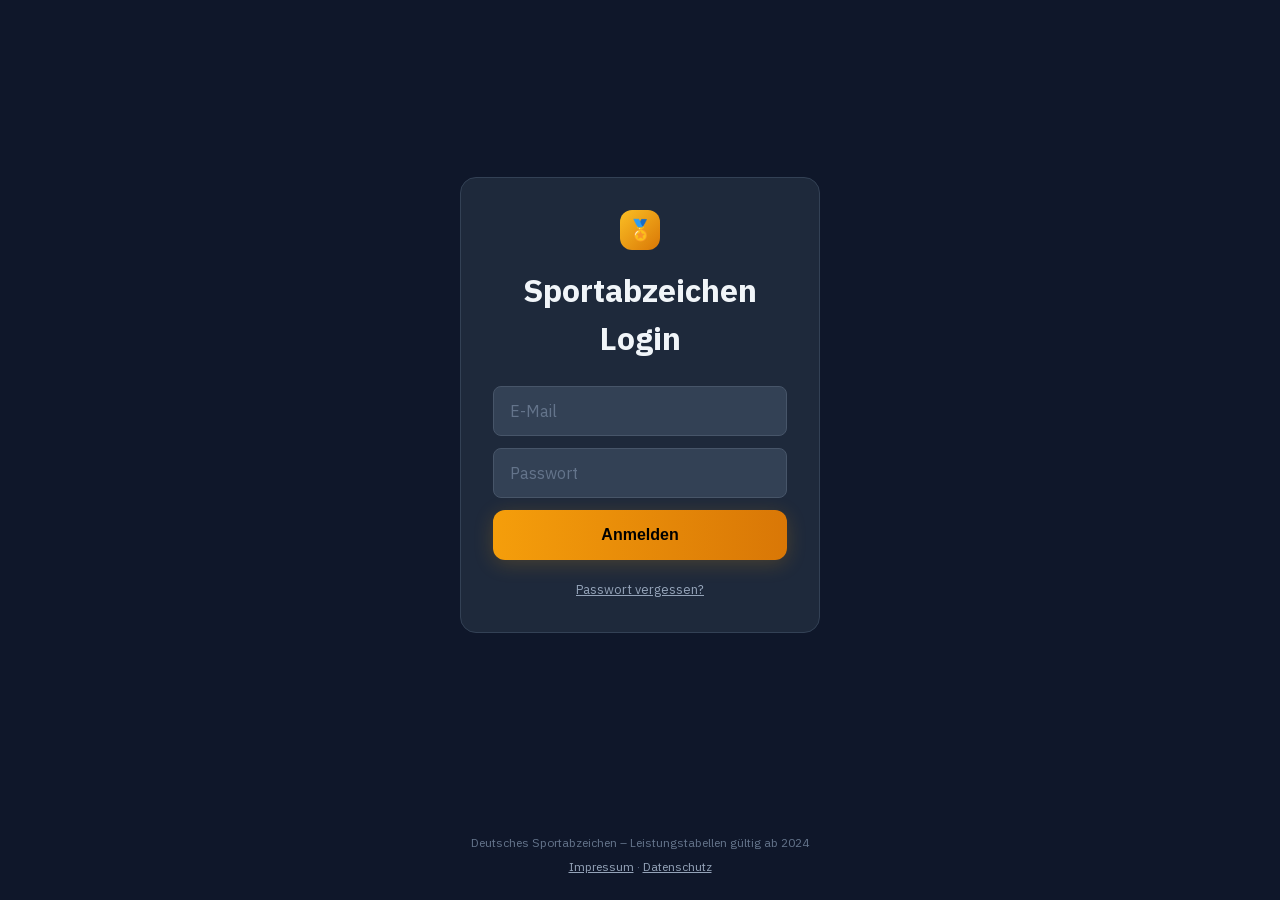
<file: index.html>
<!DOCTYPE html>
<html lang="de">
<head>
  <meta charset="UTF-8">
  <meta name="viewport" content="width=device-width, initial-scale=1.0, user-scalable=no">
  <meta name="apple-mobile-web-app-capable" content="yes">
  <meta name="apple-mobile-web-app-status-bar-style" content="black-translucent">
  <meta name="theme-color" content="#f59e0b">
  <title>Deutsches Sportabzeichen</title>
  <link rel="manifest" href="manifest.json">
  <link rel="apple-touch-icon" href="data:image/svg+xml,<svg xmlns='http://www.w3.org/2000/svg' viewBox='0 0 100 100'><rect fill='%230f172a' width='100' height='100' rx='20'/><text x='50' y='65' text-anchor='middle' font-size='50'>🏅</text></svg>">
  <!-- Schrift liegt im Repo (fonts/), @font-face steht in styles.css.
       Es gibt hier bewusst keinen Link auf fonts.googleapis.com mehr. -->
<link rel="stylesheet" href="styles.css">
</head>
<body>

  <!-- Loading Overlay -->
  <div id="loadingOverlay" class="loading-overlay hidden">
    <div class="loading-spinner"></div>
    <div class="loading-text">Lädt...</div>
  </div>

  <!-- Login View -->
  <div id="loginView" class="hidden login-container">
    <div class="login-card">
      <div class="logo-icon" style="margin: 0 auto 1rem;">🏅</div>
      <h1 style="text-align: center; margin-bottom: 1.5rem;">Sportabzeichen Login</h1>
      <input type="email" id="loginEmail" placeholder="E-Mail" autocomplete="username">
      <input type="password" id="loginPassword" placeholder="Passwort" autocomplete="current-password">
      <div id="loginError" class="login-error hidden"></div>
      <div id="loginInfo" class="login-info hidden"></div>
      <button id="loginBtn" class="btn btn-primary btn-full">Anmelden</button>
      <p style="text-align: center; margin-top: 1rem;">
        <a href="#" id="forgotPasswordLink" style="color: #94a3b8; font-size: 0.8rem;">Passwort vergessen?</a>
      </p>
    </div>
  </div>

  <!-- Passwort festlegen (nach Einladung oder Zurücksetzen) -->
  <div id="setPasswordView" class="hidden login-container">
    <div class="login-card">
      <div class="logo-icon" style="margin: 0 auto 1rem;">🔑</div>
      <h1 style="text-align: center; margin-bottom: 0.5rem;">Passwort festlegen</h1>
      <p id="setPasswordIntro" style="text-align: center; color: #94a3b8; font-size: 0.85rem; margin-bottom: 1.5rem;"></p>
      <input type="password" id="newPassword" placeholder="Neues Passwort" autocomplete="new-password">
      <input type="password" id="newPasswordRepeat" placeholder="Passwort wiederholen" autocomplete="new-password">
      <div id="setPasswordError" class="login-error hidden"></div>
      <button id="setPasswordBtn" class="btn btn-primary btn-full">Passwort speichern</button>
    </div>
  </div>

  <div id="appContent" class="hidden">

  <!-- Header -->
  <header class="header">
    <div class="header-content">
      <div class="logo">
        <div class="logo-icon">🏅</div>
        <div class="logo-text">
          <h1>Sportabzeichen</h1>
          <p>Auswertung 2026</p>
        </div>
      </div>
      <div class="header-actions" id="headerActions">
        <button id="importBtn" class="btn btn-secondary btn-icon" title="CSV Import">📥</button>
        <button id="exportBtn" class="btn btn-success btn-icon" title="CSV Export (berücksichtigt aktive Filter)">💾</button>
        <button id="adminBtn" class="btn btn-secondary btn-icon hidden" title="Nutzerverwaltung">👥</button>
        <button id="logoutBtn" class="btn btn-secondary btn-icon" title="Abmelden">🚪</button>
        <!-- Alles, was nicht in HEADER_PRIMAER (app.js) steht, wird beim Start
             hierher verschoben - auch die Buttons, die pruefung.js und
             aktionstag.js erst zur Laufzeit anhaengen. -->
        <div class="header-menu" id="headerMenu">
          <button id="headerMenuBtn" class="btn btn-secondary btn-icon"
                  title="Weitere Aktionen" aria-haspopup="true" aria-expanded="false">⋯</button>
          <div class="header-menu-list hidden" id="headerMenuList"></div>
        </div>
      </div>
    </div>
  </header>

  <!-- Main Content -->
  <main class="main">
    
    <!-- Status -->
    <div class="status-bar">
      <div class="status-dot" id="statusDot"></div>
      <span id="statusText">Verbinde...</span>
    </div>

    <!-- Teilnehmerliste -->
<div id="listView">
  
  <!-- Filter -->
  <div class="form-section" style="margin-bottom: 1rem;">
    <label for="classFilter" style="display: block; margin-bottom: 0.5rem; font-size: 0.9rem; color: #cbd5e1;">🎓 Klasse filtern:</label>
    <select id="classFilter">
      <option value="">Alle Klassen</option>
    </select>
    
    <label for="performanceFilter" style="display: block; margin-top: 1rem; margin-bottom: 0.5rem; font-size: 0.9rem; color: #cbd5e1;">📊 Leistungsstand filtern:</label>
    <select id="performanceFilter">
      <option value="">Alle Teilnehmer</option>
      <option value="complete">Vollständig (alle Disziplinen)</option>
      <option value="incomplete">Unvollständig (min. 1 Disziplin offen)</option>
      <option value="ausdauer">Ausdauer offen</option>
      <option value="kraft">Kraft offen</option>
      <option value="schnelligkeit">Schnelligkeit offen</option>
      <option value="koordination">Koordination offen</option>
    </select>
    <label for="searchInput" style="display: block; margin-top: 1rem; margin-bottom: 0.5rem; font-size: 0.9rem; color: #cbd5e1;">🔍 Name suchen:</label>
    <input 
      type="text" 
      id="searchInput" 
      placeholder="Vor- oder Nachname…" 
      autocomplete="off"
      style="width: 100%; padding: 0.5rem; background: #1e293b; border: 1px solid #334155; border-radius: 0.5rem; color: #f1f5f9; font-size: 0.95rem;"
    >
  </div>
  
  <!-- Teilnehmer-Zähler -->
<div id="participantCount" style="font-size: 0.85rem; color: #94a3b8; margin-bottom: 1rem; text-align: center;"></div>

  
  <div id="emptyState" class="empty-state">
    <div class="icon">🎽</div>
    <h2>Keine Teilnehmer</h2>
    <p>Füge deinen ersten Teilnehmer hinzu</p>
  </div>
  
  <div id="participantList"></div>
  
  <button id="addBtn" class="btn btn-primary btn-full" style="margin-top: 1rem;">
    + Teilnehmer hinzufügen
  </button>
</div>

    <!-- Formular -->
    <div id="formView" class="hidden">
      <div class="form-header">
        <h2 id="formTitle">Neuer Teilnehmer</h2>
        <button id="closeFormBtn" class="close-btn">✕</button>
      </div>

     <div class="form-section">
  <h3>👤 Stammdaten</h3>
  <input type="text" id="firstNameInput" placeholder="Vorname" autocomplete="off">
  <input type="text" id="lastNameInput" placeholder="Nachname" autocomplete="off">
  <div class="input-row" style="grid-template-columns: 1fr 1fr 1fr;">
    <select id="birthYearInput" required>
      <option value="">Geburtsjahr wählen</option>
    </select>
    <select id="classNameInput">
      <option value="">Keine Klasse</option>
    </select>
    <select id="genderInput">
      <option value="weiblich">Weiblich</option>
      <option value="maennlich">Männlich</option>
    </select>
  </div>
  <div id="lastEditInfo" class="hidden" style="font-size: 0.75rem; color: #64748b; margin-top: 0.75rem;"></div>
</div>

<div id="disciplinesForms"></div>

<div class="form-actions">
  <button id="cancelBtn" class="btn btn-secondary">Abbrechen</button>
  <button id="saveBtn" class="btn btn-primary">Speichern</button>
</div>
</div>  <!-- CLOSES formView -->

    <!-- Import View -->
<div id="importView" class="hidden" style="display: block; position: relative; padding: 2rem; min-height: 500px; background: #1e293b; width: 100%; max-width: 640px; margin: 0 auto;">
      <div class="form-header">
        <h2>CSV Import</h2>
        <button id="closeImportBtn" class="close-btn">✕</button>
      </div>

      <div class="import-section">
       <p>Lade eine CSV-Datei mit Teilnehmern hoch.<br>Format: Vorname;Nachname;Geburtsjahr;Klasse;Geschlecht</p>
        <input type="file" id="fileInput" class="file-input" accept=".csv,.txt">
        <button id="selectFileBtn" class="btn btn-secondary">Datei auswählen</button>
      </div>

      <div class="form-section hidden" id="importPreview">
        <h3>📋 Vorschau</h3>
        <div id="previewContent"></div>
      </div>

      <div class="form-actions">
        <button id="cancelImportBtn" class="btn btn-secondary">Abbrechen</button>
        <button id="confirmImportBtn" class="btn btn-primary hidden">Importieren</button>
      </div>
    </div>

    <!-- Export View: Spaltenauswahl -->
    <div id="exportView" class="hidden">
      <div class="form-header">
        <h2>💾 CSV-Export</h2>
        <button id="closeExportBtn" class="close-btn">✕</button>
      </div>

      <p id="exportInfo" style="color: #94a3b8; font-size: 0.85rem; margin-bottom: 1rem;"></p>

      <div class="export-quickselect">
        <button id="exportAllBtn" class="btn btn-secondary btn-small">Alles</button>
        <button id="exportNoneBtn" class="btn btn-secondary btn-small">Nichts</button>
        <button id="exportDefaultBtn" class="btn btn-secondary btn-small">Standard</button>
      </div>

      <div id="exportColumns"></div>

      <div class="form-actions">
        <button id="cancelExportBtn" class="btn btn-secondary">Abbrechen</button>
        <button id="startExportBtn" class="btn btn-success">CSV herunterladen</button>
      </div>
    </div>

    <!-- Admin View: Nutzerverwaltung -->
    <div id="adminView" class="hidden">
      <div class="form-header">
        <h2>👥 Nutzerverwaltung</h2>
        <button id="closeAdminBtn" class="close-btn">✕</button>
      </div>

      <p style="color: #94a3b8; font-size: 0.85rem; margin-bottom: 1rem;">
        Neue Accounts legst du im Supabase-Dashboard unter Authentication → Users an.
        Hier weist du Rolle und Klassen zu.
      </p>

      <div id="profilesList"></div>

      <!-- Edit-Formular -->
      <div id="profileEditForm" class="form-section hidden">
        <h3 id="profileEditEmail"></h3>

        <label style="display: block; margin-bottom: 0.5rem; font-size: 0.9rem; color: #cbd5e1;">Rolle</label>
        <select id="profileRoleInput">
          <option value="examiner">Examiner</option>
          <option value="admin">Admin</option>
        </select>

        <label style="display: block; margin-top: 1rem; margin-bottom: 0.5rem; font-size: 0.9rem; color: #cbd5e1;">Klassen</label>
        <div id="profileClassesCheckboxes" class="checkbox-group"></div>

        <div class="form-actions">
          <button id="cancelProfileEditBtn" class="btn btn-secondary">Abbrechen</button>
          <button id="saveProfileBtn" class="btn btn-primary">Speichern</button>
        </div>
      </div>
    </div>

  </main>

  </div> <!-- CLOSES appContent -->

  <!-- Footer: bewusst AUSSERHALB von #appContent.
       Vorher lag er darin und war damit vor dem Login unsichtbar -
       genau dort, wo Impressum und Datenschutz am ehesten gesucht
       werden. Jetzt steht er auf jedem Zustand der Seite. -->
  <footer class="footer">
    <p>Deutsches Sportabzeichen – Leistungstabellen gültig ab 2024</p>
    <p class="footer-links">
      <a href="impressum.html">Impressum</a> ·
      <a href="datenschutz.html">Datenschutz</a>
    </p>
  </footer>

  <!-- Supabase Client, selbst ausgeliefert statt vom CDN.
       Die Version steht im Dateinamen; erneuert wird sie nach der
       Anleitung in der README. Vorher stand hier
       cdn.jsdelivr.net/npm/@supabase/supabase-js@2 - das hat die
       IP-Adresse an jsDelivr uebertragen und war ausserdem
       unversioniert, holte also jede neue 2.x ungefragt. -->
  <script src="vendor/supabase-js-2.118.0.js"></script>
  <script src="app.js"></script>
  <!-- Prüf-Ansicht für eingetragene Leistungen (Details in pruefung.js) -->
  <script src="pruefung.js"></script>
  <!-- Zusatzmodul Aktionstag-Wertung – zum Entfernen: diese Zeile löschen (Details in aktionstag.js) -->
  <script src="aktionstag.js"></script>
  <!-- Sammelerfassung: eine Disziplin für eine ganze Klasse (Details in sammelerfassung.js) -->
  <script src="sammelerfassung.js"></script>
 
 </body>
</html>
</file>
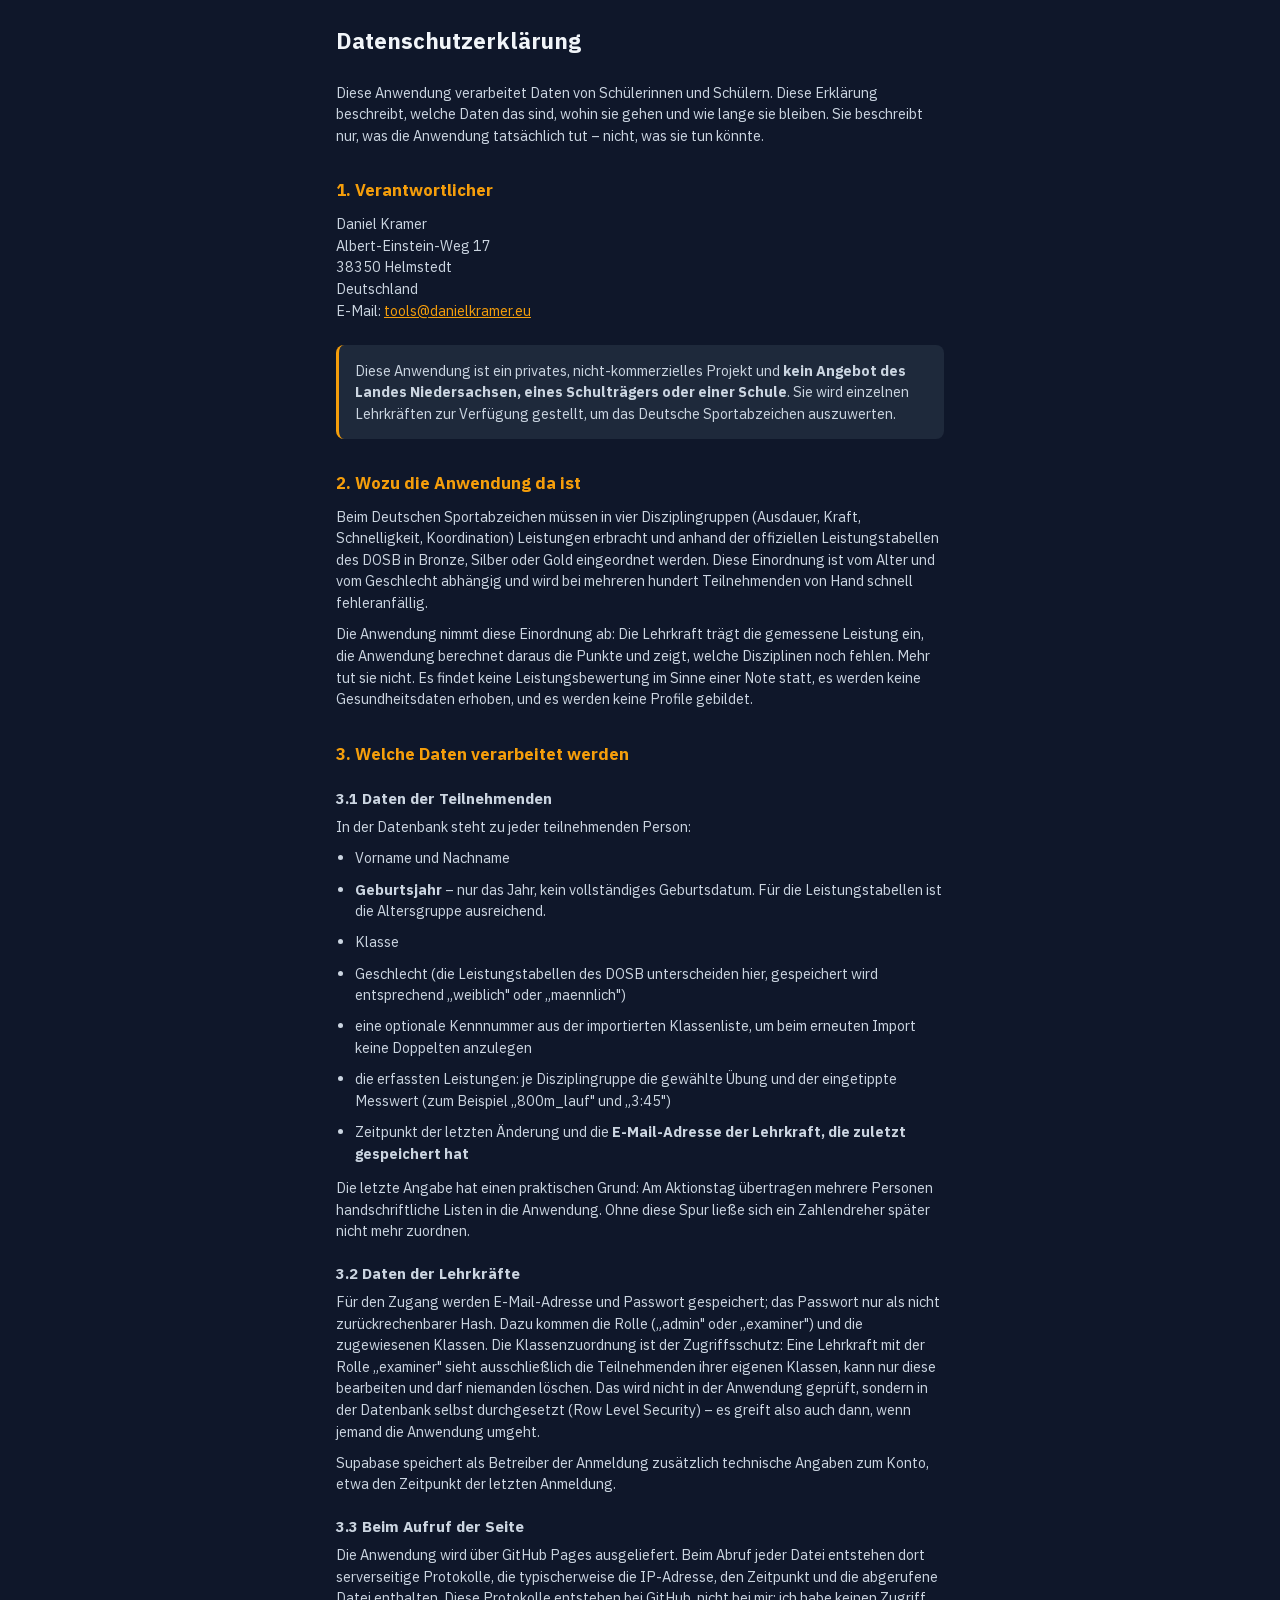
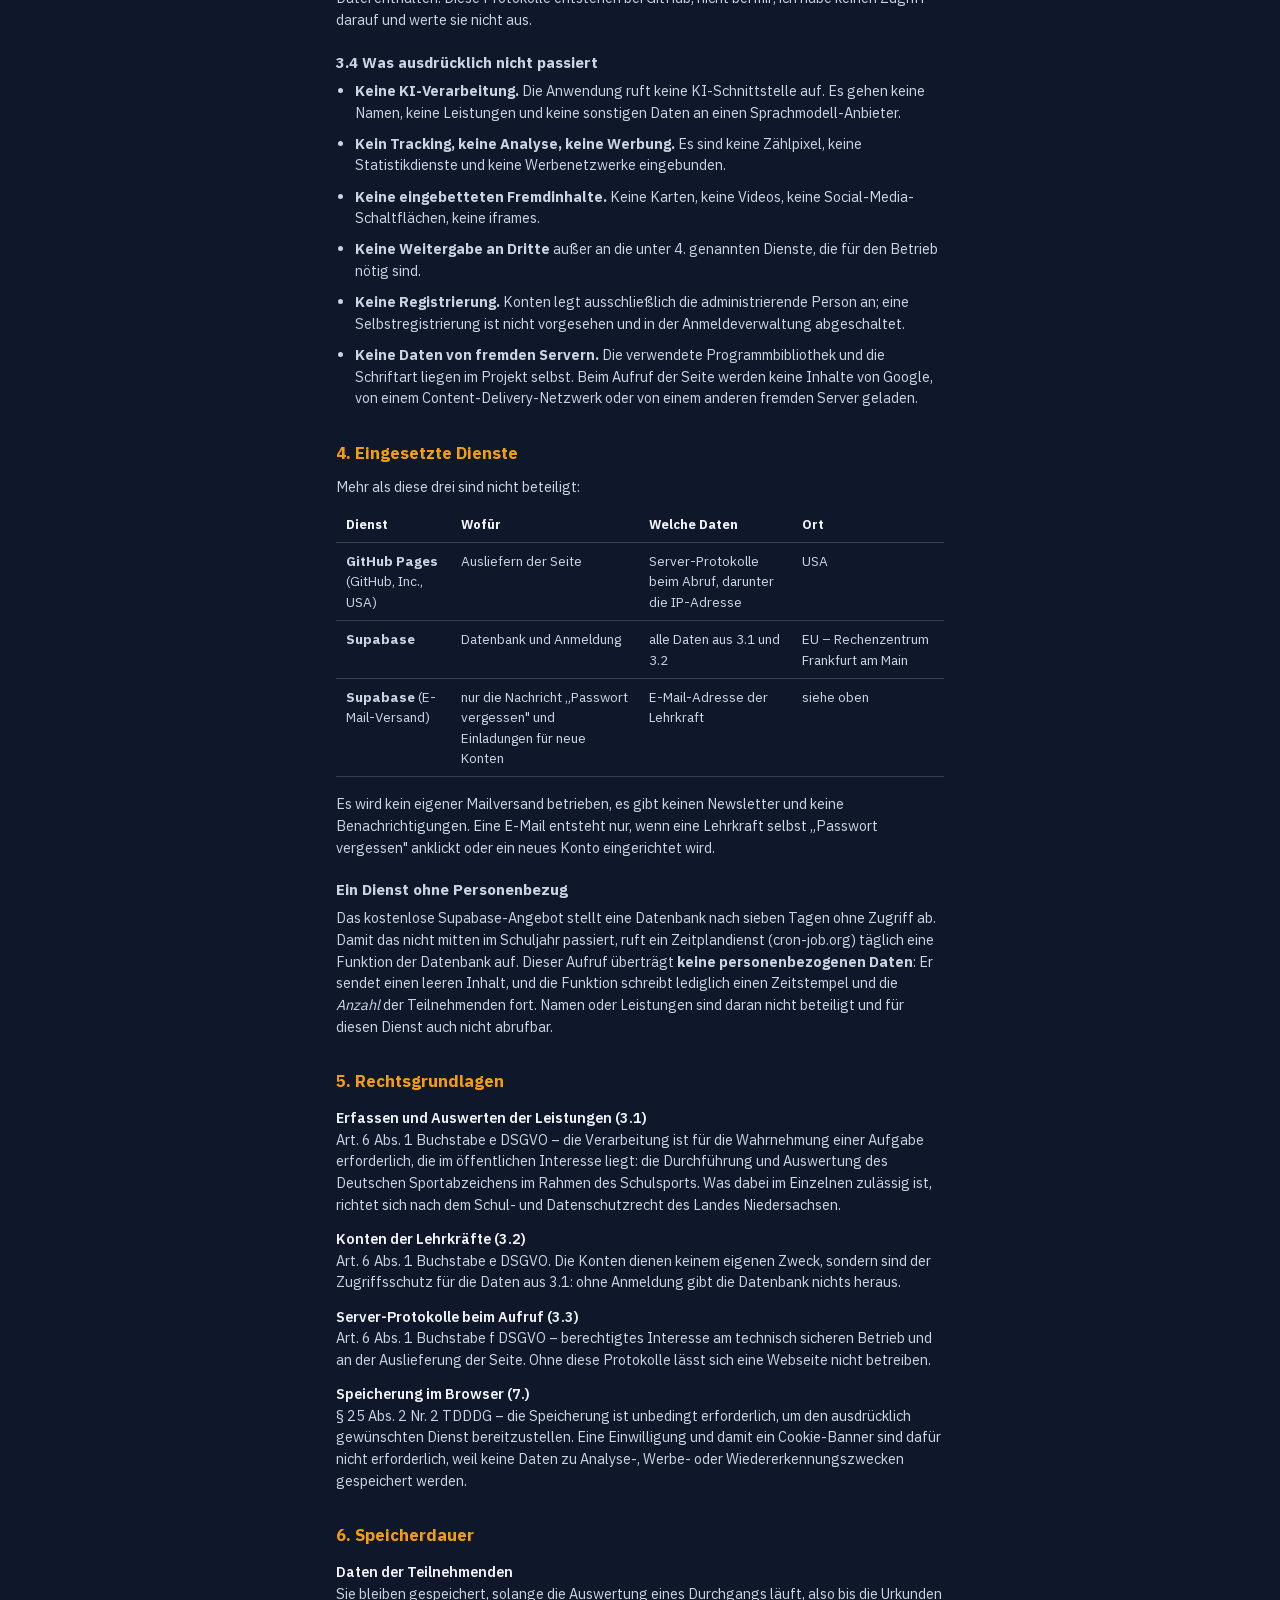
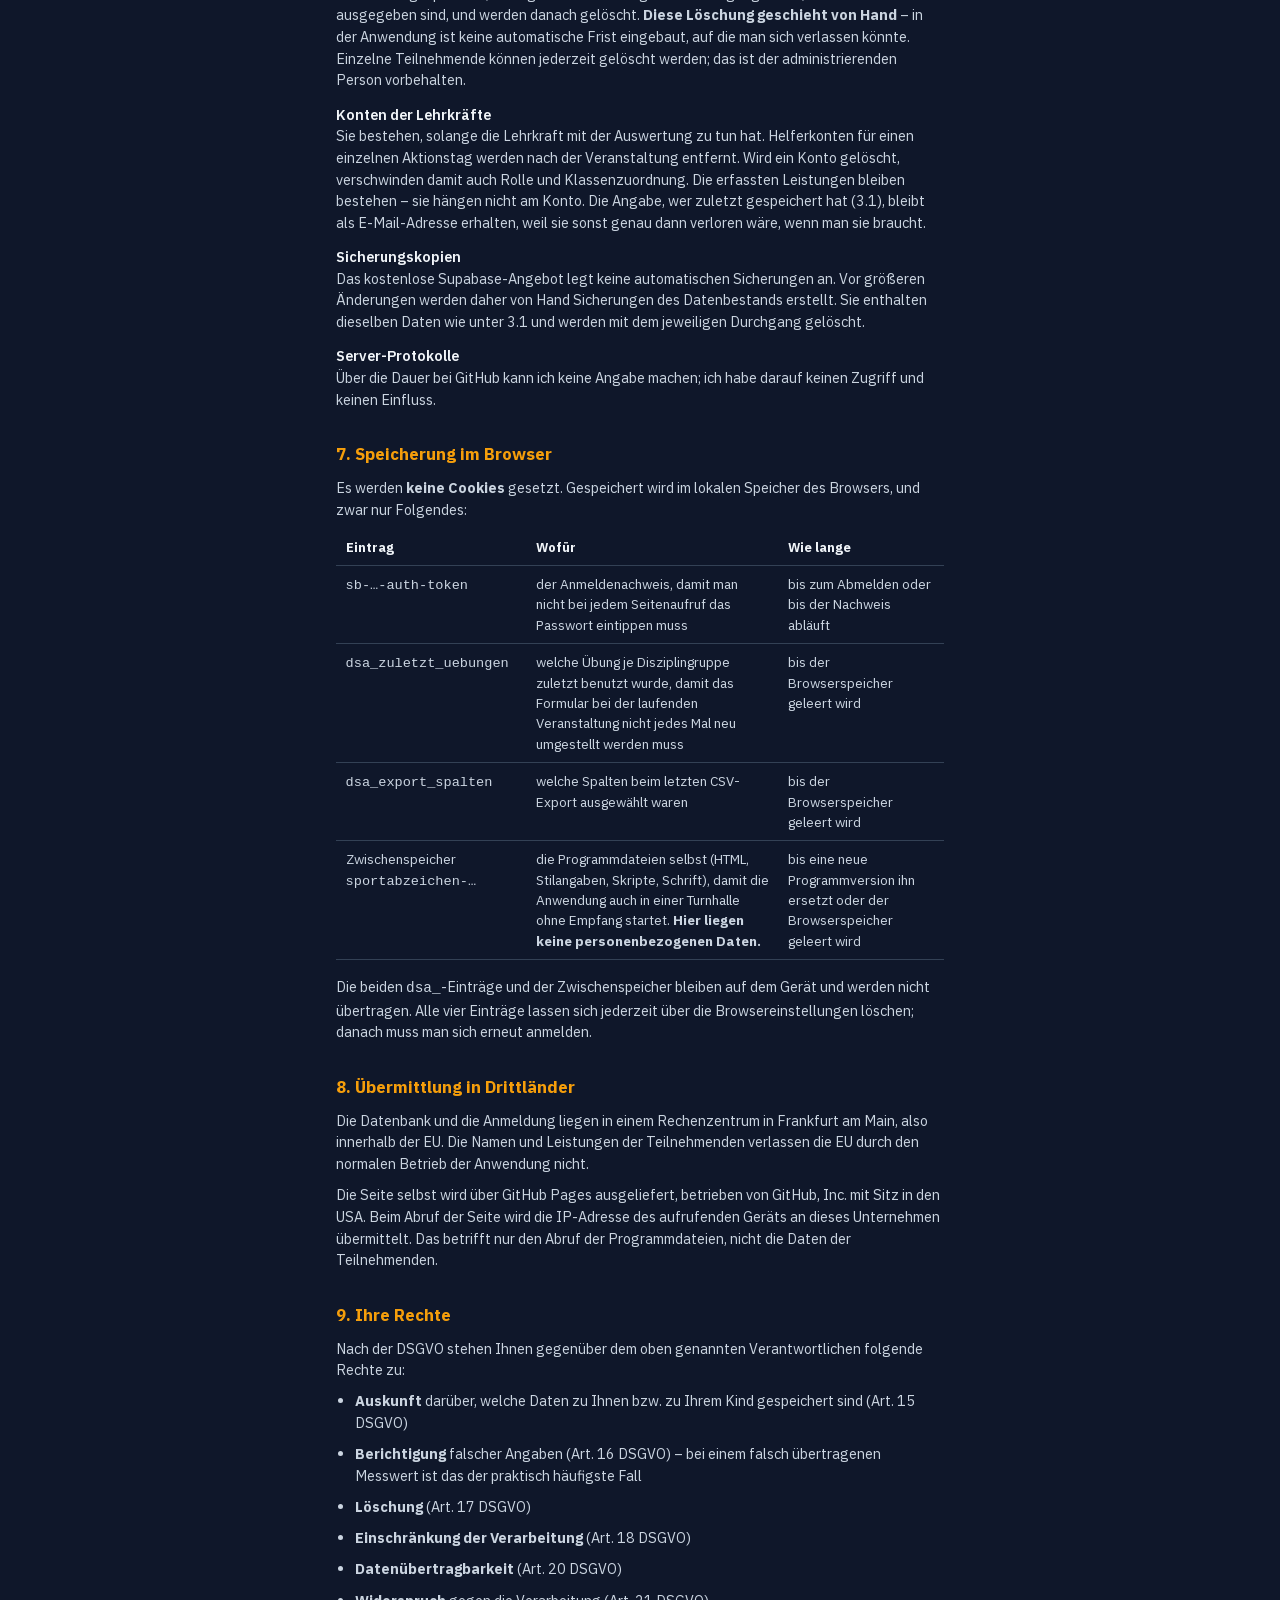
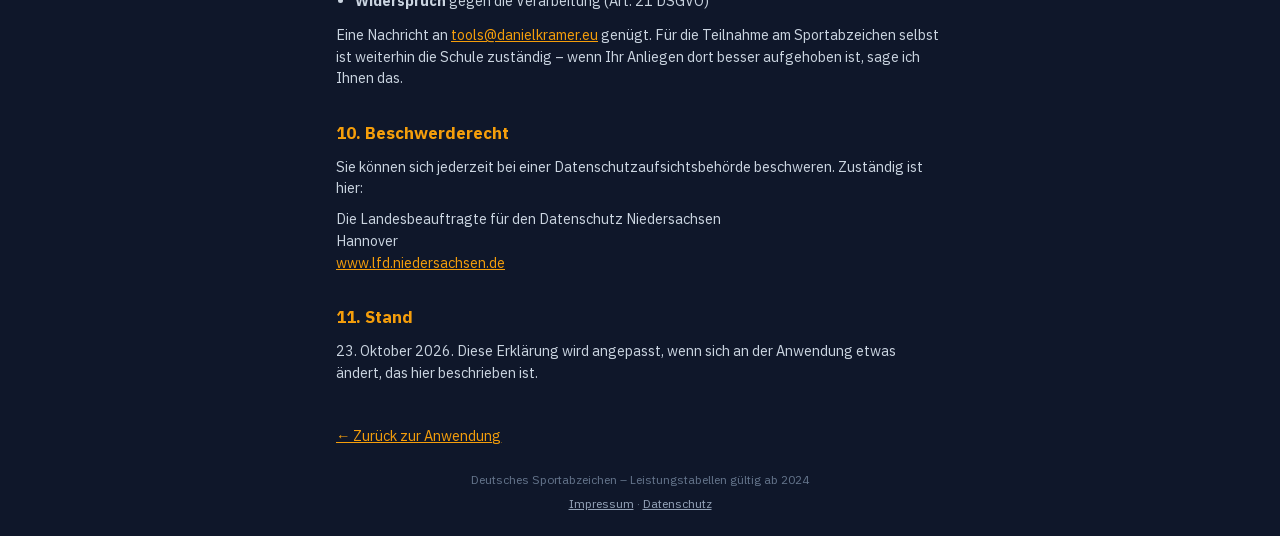
<file: datenschutz.html>
<!DOCTYPE html>
<html lang="de">
<head>
  <meta charset="UTF-8">
  <meta name="viewport" content="width=device-width, initial-scale=1.0">
  <meta name="theme-color" content="#f59e0b">
  <meta name="robots" content="index, follow">
  <title>Datenschutzerklärung – Deutsches Sportabzeichen</title>
  <!-- Diese Seite laedt bewusst nichts nach: kein JavaScript, kein
       Supabase, keine Schrift von fremden Servern. Sie ist ohne Login
       erreichbar - sonst koennte sie niemand lesen, der sich fragt,
       was beim Login eigentlich passiert. -->
  <link rel="stylesheet" href="styles.css">
</head>
<body>

  <main class="legal">

    <h1>Datenschutzerklärung</h1>

    <p>
      Diese Anwendung verarbeitet Daten von Schülerinnen und Schülern. Diese
      Erklärung beschreibt, welche Daten das sind, wohin sie gehen und wie
      lange sie bleiben. Sie beschreibt nur, was die Anwendung tatsächlich
      tut – nicht, was sie tun könnte.
    </p>

    <!-- ========================================================== -->
    <h2>1. Verantwortlicher</h2>

    <p>
      Daniel Kramer<br>
      Albert-Einstein-Weg 17<br>
      38350 Helmstedt<br>
      Deutschland<br>
      E-Mail: <a href="mailto:tools@danielkramer.eu">tools@danielkramer.eu</a>
    </p>

    <div class="legal-note">
      <p>
        Diese Anwendung ist ein privates, nicht-kommerzielles Projekt und
        <strong>kein Angebot des Landes Niedersachsen, eines Schulträgers oder
        einer Schule</strong>. Sie wird einzelnen Lehrkräften zur Verfügung
        gestellt, um das Deutsche Sportabzeichen auszuwerten.
      </p>
    </div>

    <!-- ========================================================== -->
    <h2>2. Wozu die Anwendung da ist</h2>

    <p>
      Beim Deutschen Sportabzeichen müssen in vier Disziplingruppen
      (Ausdauer, Kraft, Schnelligkeit, Koordination) Leistungen erbracht und
      anhand der offiziellen Leistungstabellen des DOSB in Bronze, Silber
      oder Gold eingeordnet werden. Diese Einordnung ist vom Alter und vom
      Geschlecht abhängig und wird bei mehreren hundert Teilnehmenden von
      Hand schnell fehleranfällig.
    </p>
    <p>
      Die Anwendung nimmt diese Einordnung ab: Die Lehrkraft trägt die
      gemessene Leistung ein, die Anwendung berechnet daraus die Punkte und
      zeigt, welche Disziplinen noch fehlen. Mehr tut sie nicht. Es findet
      keine Leistungsbewertung im Sinne einer Note statt, es werden keine
      Gesundheitsdaten erhoben, und es werden keine Profile gebildet.
    </p>

    <!-- ========================================================== -->
    <h2>3. Welche Daten verarbeitet werden</h2>

    <h3>3.1 Daten der Teilnehmenden</h3>

    <p>In der Datenbank steht zu jeder teilnehmenden Person:</p>
    <ul>
      <li>Vorname und Nachname</li>
      <li><strong>Geburtsjahr</strong> – nur das Jahr, kein vollständiges
        Geburtsdatum. Für die Leistungstabellen ist die Altersgruppe
        ausreichend.</li>
      <li>Klasse</li>
      <li>Geschlecht (die Leistungstabellen des DOSB unterscheiden hier,
        gespeichert wird entsprechend „weiblich" oder „maennlich")</li>
      <li>eine optionale Kennnummer aus der importierten Klassenliste, um
        beim erneuten Import keine Doppelten anzulegen</li>
      <li>die erfassten Leistungen: je Disziplingruppe die gewählte Übung
        und der eingetippte Messwert (zum Beispiel „800m_lauf" und „3:45")</li>
      <li>Zeitpunkt der letzten Änderung und die <strong>E-Mail-Adresse der
        Lehrkraft, die zuletzt gespeichert hat</strong></li>
    </ul>

    <p>
      Die letzte Angabe hat einen praktischen Grund: Am Aktionstag übertragen
      mehrere Personen handschriftliche Listen in die Anwendung. Ohne diese
      Spur ließe sich ein Zahlendreher später nicht mehr zuordnen.
    </p>

    <h3>3.2 Daten der Lehrkräfte</h3>

    <p>
      Für den Zugang werden E-Mail-Adresse und Passwort gespeichert; das
      Passwort nur als nicht zurückrechenbarer Hash. Dazu kommen die Rolle
      („admin" oder „examiner") und die zugewiesenen Klassen. Die
      Klassenzuordnung ist der Zugriffsschutz: Eine Lehrkraft mit der Rolle
      „examiner" sieht ausschließlich die Teilnehmenden ihrer eigenen
      Klassen, kann nur diese bearbeiten und darf niemanden löschen. Das wird
      nicht in der Anwendung geprüft, sondern in der Datenbank selbst
      durchgesetzt (Row Level Security) – es greift also auch dann, wenn
      jemand die Anwendung umgeht.
    </p>
    <p>
      Supabase speichert als Betreiber der Anmeldung zusätzlich technische
      Angaben zum Konto, etwa den Zeitpunkt der letzten Anmeldung.
    </p>

    <h3>3.3 Beim Aufruf der Seite</h3>

    <p>
      Die Anwendung wird über GitHub Pages ausgeliefert. Beim Abruf jeder
      Datei entstehen dort serverseitige Protokolle, die typischerweise die
      IP-Adresse, den Zeitpunkt und die abgerufene Datei enthalten. Diese
      Protokolle entstehen bei GitHub, nicht bei mir; ich habe keinen Zugriff
      darauf und werte sie nicht aus.
    </p>

    <h3>3.4 Was ausdrücklich nicht passiert</h3>

    <ul>
      <li><strong>Keine KI-Verarbeitung.</strong> Die Anwendung ruft keine
        KI-Schnittstelle auf. Es gehen keine Namen, keine Leistungen und
        keine sonstigen Daten an einen Sprachmodell-Anbieter.</li>
      <li><strong>Kein Tracking, keine Analyse, keine Werbung.</strong> Es
        sind keine Zählpixel, keine Statistikdienste und keine
        Werbenetzwerke eingebunden.</li>
      <li><strong>Keine eingebetteten Fremdinhalte.</strong> Keine Karten,
        keine Videos, keine Social-Media-Schaltflächen, keine iframes.</li>
      <li><strong>Keine Weitergabe an Dritte</strong> außer an die unter 4.
        genannten Dienste, die für den Betrieb nötig sind.</li>
      <li><strong>Keine Registrierung.</strong> Konten legt ausschließlich
        die administrierende Person an; eine Selbstregistrierung ist nicht
        vorgesehen und in der Anmeldeverwaltung abgeschaltet.</li>
      <li><strong>Keine Daten von fremden Servern.</strong> Die verwendete
        Programmbibliothek und die Schriftart liegen im Projekt selbst. Beim
        Aufruf der Seite werden keine Inhalte von Google, von einem
        Content-Delivery-Netzwerk oder von einem anderen fremden Server
        geladen.</li>
    </ul>

    <!-- ========================================================== -->
    <h2>4. Eingesetzte Dienste</h2>

    <p>Mehr als diese drei sind nicht beteiligt:</p>

    <table class="legal-table">
      <thead>
        <tr>
          <th>Dienst</th>
          <th>Wofür</th>
          <th>Welche Daten</th>
          <th>Ort</th>
        </tr>
      </thead>
      <tbody>
        <tr>
          <td data-label="Dienst"><strong>GitHub Pages</strong><br>
            (GitHub, Inc., USA)</td>
          <td data-label="Wofür">Ausliefern der Seite</td>
          <td data-label="Welche Daten">Server-Protokolle beim Abruf,
            darunter die IP-Adresse</td>
          <td data-label="Ort">USA</td>
        </tr>
        <tr>
          <td data-label="Dienst"><strong>Supabase</strong></td>
          <td data-label="Wofür">Datenbank und Anmeldung</td>
          <td data-label="Welche Daten">alle Daten aus 3.1 und 3.2</td>
          <td data-label="Ort">EU – Rechenzentrum Frankfurt am Main</td>
        </tr>
        <tr>
          <td data-label="Dienst"><strong>Supabase</strong> (E-Mail-Versand)</td>
          <td data-label="Wofür">nur die Nachricht „Passwort vergessen"
            und Einladungen für neue Konten</td>
          <td data-label="Welche Daten">E-Mail-Adresse der Lehrkraft</td>
          <td data-label="Ort">siehe oben</td>
        </tr>
      </tbody>
    </table>

    <p>
      Es wird kein eigener Mailversand betrieben, es gibt keinen Newsletter
      und keine Benachrichtigungen. Eine E-Mail entsteht nur, wenn eine
      Lehrkraft selbst „Passwort vergessen" anklickt oder ein neues Konto
      eingerichtet wird.
    </p>

    <h3>Ein Dienst ohne Personenbezug</h3>
    <p>
      Das kostenlose Supabase-Angebot stellt eine Datenbank nach sieben Tagen
      ohne Zugriff ab. Damit das nicht mitten im Schuljahr passiert, ruft ein
      Zeitplandienst (cron-job.org) täglich eine Funktion der Datenbank auf.
      Dieser Aufruf überträgt <strong>keine personenbezogenen Daten</strong>:
      Er sendet einen leeren Inhalt, und die Funktion schreibt lediglich einen
      Zeitstempel und die <em>Anzahl</em> der Teilnehmenden fort. Namen oder
      Leistungen sind daran nicht beteiligt und für diesen Dienst auch nicht
      abrufbar.
    </p>

    <!-- ========================================================== -->
    <h2>5. Rechtsgrundlagen</h2>

    <dl>
      <dt>Erfassen und Auswerten der Leistungen (3.1)</dt>
      <dd>
        Art. 6 Abs. 1 Buchstabe e DSGVO – die Verarbeitung ist für die
        Wahrnehmung einer Aufgabe erforderlich, die im öffentlichen Interesse
        liegt: die Durchführung und Auswertung des Deutschen Sportabzeichens
        im Rahmen des Schulsports. Was dabei im Einzelnen zulässig ist,
        richtet sich nach dem Schul- und Datenschutzrecht des Landes
        Niedersachsen.
      </dd>

      <dt>Konten der Lehrkräfte (3.2)</dt>
      <dd>
        Art. 6 Abs. 1 Buchstabe e DSGVO. Die Konten dienen keinem eigenen
        Zweck, sondern sind der Zugriffsschutz für die Daten aus 3.1: ohne
        Anmeldung gibt die Datenbank nichts heraus.
      </dd>

      <dt>Server-Protokolle beim Aufruf (3.3)</dt>
      <dd>
        Art. 6 Abs. 1 Buchstabe f DSGVO – berechtigtes Interesse am
        technisch sicheren Betrieb und an der Auslieferung der Seite. Ohne
        diese Protokolle lässt sich eine Webseite nicht betreiben.
      </dd>

      <dt>Speicherung im Browser (7.)</dt>
      <dd>
        § 25 Abs. 2 Nr. 2 TDDDG – die Speicherung ist unbedingt
        erforderlich, um den ausdrücklich gewünschten Dienst
        bereitzustellen. Eine Einwilligung und damit ein Cookie-Banner sind
        dafür nicht erforderlich, weil keine Daten zu Analyse-,
        Werbe- oder Wiedererkennungszwecken gespeichert werden.
      </dd>
    </dl>

    <!-- ========================================================== -->
    <h2>6. Speicherdauer</h2>

    <dl>
      <dt>Daten der Teilnehmenden</dt>
      <dd>
        Sie bleiben gespeichert, solange die Auswertung eines Durchgangs
        läuft, also bis die Urkunden ausgegeben sind, und werden danach
        gelöscht. <strong>Diese Löschung geschieht von Hand</strong> – in der
        Anwendung ist keine automatische Frist eingebaut, auf die man sich
        verlassen könnte. Einzelne Teilnehmende können jederzeit gelöscht
        werden; das ist der administrierenden Person vorbehalten.
      </dd>

      <dt>Konten der Lehrkräfte</dt>
      <dd>
        Sie bestehen, solange die Lehrkraft mit der Auswertung zu tun hat.
        Helferkonten für einen einzelnen Aktionstag werden nach der
        Veranstaltung entfernt. Wird ein Konto gelöscht, verschwinden damit
        auch Rolle und Klassenzuordnung. Die erfassten Leistungen bleiben
        bestehen – sie hängen nicht am Konto. Die Angabe, wer zuletzt
        gespeichert hat (3.1), bleibt als E-Mail-Adresse erhalten, weil sie
        sonst genau dann verloren wäre, wenn man sie braucht.
      </dd>

      <dt>Sicherungskopien</dt>
      <dd>
        Das kostenlose Supabase-Angebot legt keine automatischen Sicherungen
        an. Vor größeren Änderungen werden daher von Hand Sicherungen des
        Datenbestands erstellt. Sie enthalten dieselben Daten wie unter 3.1
        und werden mit dem jeweiligen Durchgang gelöscht.
      </dd>

      <dt>Server-Protokolle</dt>
      <dd>
        Über die Dauer bei GitHub kann ich keine Angabe machen; ich habe
        darauf keinen Zugriff und keinen Einfluss.
      </dd>
    </dl>

    <!-- ========================================================== -->
    <h2>7. Speicherung im Browser</h2>

    <p>
      Es werden <strong>keine Cookies</strong> gesetzt. Gespeichert wird im
      lokalen Speicher des Browsers, und zwar nur Folgendes:
    </p>

    <table class="legal-table">
      <thead>
        <tr>
          <th>Eintrag</th>
          <th>Wofür</th>
          <th>Wie lange</th>
        </tr>
      </thead>
      <tbody>
        <tr>
          <td data-label="Eintrag"><code>sb-…-auth-token</code></td>
          <td data-label="Wofür">der Anmeldenachweis, damit man nicht bei
            jedem Seitenaufruf das Passwort eintippen muss</td>
          <td data-label="Wie lange">bis zum Abmelden oder bis der Nachweis
            abläuft</td>
        </tr>
        <tr>
          <td data-label="Eintrag"><code>dsa_zuletzt_uebungen</code></td>
          <td data-label="Wofür">welche Übung je Disziplingruppe zuletzt
            benutzt wurde, damit das Formular bei der laufenden
            Veranstaltung nicht jedes Mal neu umgestellt werden muss</td>
          <td data-label="Wie lange">bis der Browserspeicher geleert wird</td>
        </tr>
        <tr>
          <td data-label="Eintrag"><code>dsa_export_spalten</code></td>
          <td data-label="Wofür">welche Spalten beim letzten CSV-Export
            ausgewählt waren</td>
          <td data-label="Wie lange">bis der Browserspeicher geleert wird</td>
        </tr>
        <tr>
          <td data-label="Eintrag">Zwischenspeicher
            <code>sportabzeichen-…</code></td>
          <td data-label="Wofür">die Programmdateien selbst (HTML, Stilangaben,
            Skripte, Schrift), damit die Anwendung auch in einer Turnhalle
            ohne Empfang startet. <strong>Hier liegen keine
            personenbezogenen Daten.</strong></td>
          <td data-label="Wie lange">bis eine neue Programmversion ihn
            ersetzt oder der Browserspeicher geleert wird</td>
        </tr>
      </tbody>
    </table>

    <p>
      Die beiden <code>dsa_</code>-Einträge und der Zwischenspeicher bleiben
      auf dem Gerät und werden nicht übertragen. Alle vier Einträge lassen
      sich jederzeit über die Browsereinstellungen löschen; danach muss man
      sich erneut anmelden.
    </p>

    <!-- ========================================================== -->
    <h2>8. Übermittlung in Drittländer</h2>

    <p>
      Die Datenbank und die Anmeldung liegen in einem Rechenzentrum in
      Frankfurt am Main, also innerhalb der EU. Die Namen und Leistungen der
      Teilnehmenden verlassen die EU durch den normalen Betrieb der
      Anwendung nicht.
    </p>
    <p>
      Die Seite selbst wird über GitHub Pages ausgeliefert, betrieben von
      GitHub, Inc. mit Sitz in den USA. Beim Abruf der Seite wird die
      IP-Adresse des aufrufenden Geräts an dieses Unternehmen übermittelt.
      Das betrifft nur den Abruf der Programmdateien, nicht die Daten der
      Teilnehmenden.
    </p>

    <!-- ========================================================== -->
    <h2>9. Ihre Rechte</h2>

    <p>
      Nach der DSGVO stehen Ihnen gegenüber dem oben genannten
      Verantwortlichen folgende Rechte zu:
    </p>
    <ul>
      <li><strong>Auskunft</strong> darüber, welche Daten zu Ihnen bzw. zu
        Ihrem Kind gespeichert sind (Art. 15 DSGVO)</li>
      <li><strong>Berichtigung</strong> falscher Angaben (Art. 16 DSGVO) –
        bei einem falsch übertragenen Messwert ist das der praktisch
        häufigste Fall</li>
      <li><strong>Löschung</strong> (Art. 17 DSGVO)</li>
      <li><strong>Einschränkung der Verarbeitung</strong> (Art. 18 DSGVO)</li>
      <li><strong>Datenübertragbarkeit</strong> (Art. 20 DSGVO)</li>
      <li><strong>Widerspruch</strong> gegen die Verarbeitung
        (Art. 21 DSGVO)</li>
    </ul>
    <p>
      Eine Nachricht an
      <a href="mailto:tools@danielkramer.eu">tools@danielkramer.eu</a>
      genügt. Für die Teilnahme am Sportabzeichen selbst ist weiterhin die
      Schule zuständig – wenn Ihr Anliegen dort besser aufgehoben ist, sage
      ich Ihnen das.
    </p>

    <!-- ========================================================== -->
    <h2>10. Beschwerderecht</h2>

    <p>
      Sie können sich jederzeit bei einer Datenschutzaufsichtsbehörde
      beschweren. Zuständig ist hier:
    </p>
    <p>
      Die Landesbeauftragte für den Datenschutz Niedersachsen<br>
      Hannover<br>
      <a href="https://www.lfd.niedersachsen.de" target="_blank"
         rel="noopener noreferrer">www.lfd.niedersachsen.de</a>
    </p>

    <!-- ========================================================== -->
    <h2>11. Stand</h2>

    <p>
      23. Oktober 2026. Diese Erklärung wird angepasst, wenn sich an der
      Anwendung etwas ändert, das hier beschrieben ist.
    </p>

    <a class="legal-back" href="index.html">← Zurück zur Anwendung</a>

  </main>

  <footer class="footer">
    <p>Deutsches Sportabzeichen – Leistungstabellen gültig ab 2024</p>
    <p class="footer-links">
      <a href="impressum.html">Impressum</a> ·
      <a href="datenschutz.html">Datenschutz</a>
    </p>
  </footer>

</body>
</html>
</file>
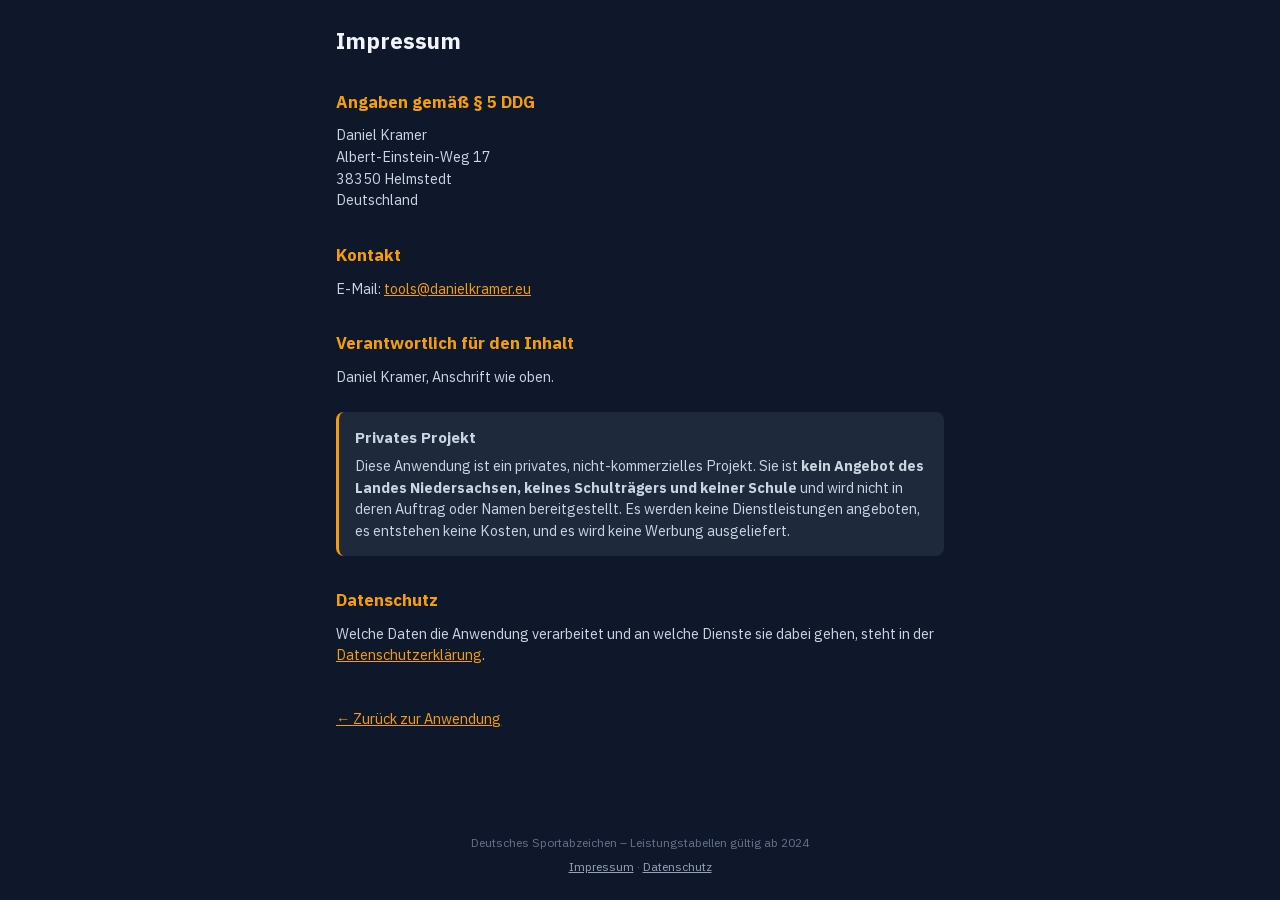
<file: impressum.html>
<!DOCTYPE html>
<html lang="de">
<head>
  <meta charset="UTF-8">
  <meta name="viewport" content="width=device-width, initial-scale=1.0">
  <meta name="theme-color" content="#f59e0b">
  <meta name="robots" content="index, follow">
  <title>Impressum – Deutsches Sportabzeichen</title>
  <!-- Diese Seite laedt bewusst nichts nach: kein JavaScript, kein
       Supabase, keine Schrift von fremden Servern. Sie ist ohne Login
       erreichbar, weil ein Impressum sonst seinen Zweck verfehlt. -->
  <link rel="stylesheet" href="styles.css">
</head>
<body>

  <main class="legal">

    <h1>Impressum</h1>

    <h2>Angaben gemäß § 5 DDG</h2>
    <p>
      Daniel Kramer<br>
      Albert-Einstein-Weg 17<br>
      38350 Helmstedt<br>
      Deutschland
    </p>

    <h2>Kontakt</h2>
    <p>
      E-Mail: <a href="mailto:tools@danielkramer.eu">tools@danielkramer.eu</a>
    </p>

    <h2>Verantwortlich für den Inhalt</h2>
    <p>Daniel Kramer, Anschrift wie oben.</p>

    <div class="legal-note">
      <h3 style="margin-top:0">Privates Projekt</h3>
      <p>
        Diese Anwendung ist ein privates, nicht-kommerzielles Projekt. Sie ist
        <strong>kein Angebot des Landes Niedersachsen, keines Schulträgers und
        keiner Schule</strong> und wird nicht in deren Auftrag oder Namen
        bereitgestellt. Es werden keine Dienstleistungen angeboten, es entstehen
        keine Kosten, und es wird keine Werbung ausgeliefert.
      </p>
    </div>

    <h2>Datenschutz</h2>
    <p>
      Welche Daten die Anwendung verarbeitet und an welche Dienste sie
      dabei gehen, steht in der
      <a href="datenschutz.html">Datenschutzerklärung</a>.
    </p>

    <a class="legal-back" href="index.html">← Zurück zur Anwendung</a>

  </main>

  <footer class="footer">
    <p>Deutsches Sportabzeichen – Leistungstabellen gültig ab 2024</p>
    <p class="footer-links">
      <a href="impressum.html">Impressum</a> ·
      <a href="datenschutz.html">Datenschutz</a>
    </p>
  </footer>

</body>
</html>
</file>
<file: styles.css>
/* ============================================================
       Schrift: selbst ausgeliefert, nicht von Google Fonts.
       ------------------------------------------------------------
       Vorher hing hier ein <link> auf fonts.googleapis.com in der
       index.html. Der hat bei jedem Seitenaufruf die IP-Adresse der
       Lehrkraft an Google uebertragen - fuer eine Schrift. Jetzt liegen
       die Dateien im Repo, der Service Worker cacht sie mit (offline
       sieht die App also aus wie online).

       Es sind zwei Dateien statt acht, weil IBM Plex Sans v23 als
       Variable Font kommt: eine Datei deckt den ganzen Bereich
       100-700 ab. Deshalb hier "font-weight: 100 700" - der Browser
       stellt daraus 400, 500, 600 und 700 selbst her.

       Erneuern: siehe README, Abschnitt "Fremde Bibliotheken und
       Schriften erneuern". Die Datei heisst nach der Google-Fonts-
       Version (v23), damit beim Update auffaellt, was sich aendert.
       ============================================================ */

    /* latin-ext: Namen mit polnischen, tschechischen, tuerkischen
       Zeichen (Łukasz, Şahin). Wird nur geladen, wenn so ein Zeichen
       auf der Seite vorkommt. */
    @font-face {
      font-family: 'IBM Plex Sans';
      font-style: normal;
      font-weight: 100 700;
      font-display: swap;
      src: url('fonts/ibm-plex-sans-v23-latin-ext.woff2') format('woff2');
      unicode-range: U+0100-02BA, U+02BD-02C5, U+02C7-02CC, U+02CE-02D7,
        U+02DD-02FF, U+0304, U+0308, U+0329, U+1D00-1DBF, U+1E00-1E9F,
        U+1EF2-1EFF, U+2020, U+20A0-20AB, U+20AD-20C4, U+2113, U+2C60-2C7F,
        U+A720-A7FF;
    }

    /* latin: der Normalfall, deckt auch Umlaute und ss ab */
    @font-face {
      font-family: 'IBM Plex Sans';
      font-style: normal;
      font-weight: 100 700;
      font-display: swap;
      src: url('fonts/ibm-plex-sans-v23-latin.woff2') format('woff2');
      unicode-range: U+0000-00FF, U+0131, U+0152-0153, U+02BB-02BC, U+02C6,
        U+02DA, U+02DC, U+0304, U+0308, U+0329, U+2000-206F, U+20AC,
        U+2122, U+2191, U+2193, U+2212, U+2215, U+FEFF, U+FFFD;
    }

    * {
      margin: 0;
      padding: 0;
      box-sizing: border-box;
      -webkit-tap-highlight-color: transparent;
    }

    body {
      font-family: 'IBM Plex Sans', -apple-system, BlinkMacSystemFont, sans-serif;
      background: #0f172a;
      color: #f1f5f9;
      min-height: 100vh;
      min-height: 100dvh;
      line-height: 1.5;
      overflow-x: hidden;

      /* Sticky-Footer-Muster. Noetig, seit der Footer ausserhalb von
         #appContent steht: die Loginseite ist ueber .login-container
         genau 100dvh hoch, der Footer kam dadurch erst UNTER dem
         Bildschirmrand - also unsichtbar, ohne dass man ahnt, dass man
         scrollen muesste. Jetzt teilen sich Inhalt und Footer die
         Hoehe: der Inhalt nimmt, was uebrig bleibt (flex: 1 0 auto),
         der Footer steht darunter und ist immer zu sehen.
         .loading-overlay ist position: fixed und davon nicht betroffen. */
      display: flex;
      flex-direction: column;
    }

    /* Der jeweils sichtbare Bereich fuellt den Platz ueber dem Footer.
       Ausgeblendete Bereiche haben display: none und zaehlen nicht mit. */
    #appContent,
    .login-container,
    .legal {
      flex: 1 0 auto;
    }

    /* Header */
    .header {
      background: linear-gradient(to right, #1e293b, #0f172a);
      border-bottom: 1px solid #334155;
      position: sticky;
      top: 0;
      z-index: 100;
    }

    .header-content {
      max-width: 640px;
      margin: 0 auto;
      padding: 1rem;
      display: flex;
      justify-content: space-between;
      align-items: center;
      gap: 0.5rem;
    }

    .logo {
      display: flex;
      align-items: center;
      gap: 0.75rem;
      /* Ohne min-width: 0 darf ein Flex-Element nicht unter seine Inhaltsbreite
         schrumpfen - der Text haette die Button-Leiste weiter hinausgedraengt. */
      min-width: 0;
    }

    .logo-icon {
      width: 40px;
      height: 40px;
      background: linear-gradient(135deg, #fbbf24, #d97706);
      border-radius: 12px;
      display: flex;
      align-items: center;
      justify-content: center;
      font-size: 1.25rem;
    }

    .logo-text {
      min-width: 0;
    }

    .logo-text h1 {
      font-size: 1.1rem;
      font-weight: 700;
      white-space: nowrap;
      overflow: hidden;
      text-overflow: ellipsis;
    }

    .logo-text p {
      font-size: 0.7rem;
      color: #94a3b8;
    }

    /* Auf sehr schmalen Geraeten weicht zuerst die Unterzeile, dann der Titel -
       die Buttons sind wichtiger als die Beschriftung. */
    @media (max-width: 400px) {
      .logo-text p { display: none; }
    }

    @media (max-width: 340px) {
      .logo-text { display: none; }
    }

    .header-actions {
      display: flex;
      gap: 0.5rem;
      flex-shrink: 0;
    }

    /* Ueberlaufmenue im Header (⋯). Die Icon-Leiste passte auf einem 375px
       breiten Display nicht mehr - die zuletzt angehaengten Buttons (Pruefen,
       Aktionstag) lagen komplett ausserhalb des Bildschirms. */
    .header-menu {
      position: relative;
    }

    .header-menu-list {
      position: absolute;
      top: calc(100% + 0.5rem);
      right: 0;
      min-width: 220px;
      background: #1e293b;
      border: 1px solid #334155;
      border-radius: 10px;
      box-shadow: 0 12px 28px rgba(0, 0, 0, 0.45);
      padding: 0.35rem;
      z-index: 200;
      display: flex;
      flex-direction: column;
      gap: 0.15rem;
    }

    /* Ueberschreibt .btn/.btn-icon fuer die Eintraege im Menue: dort sind es
       keine quadratischen Icons mehr, sondern Zeilen mit Beschriftung. */
    /* Zwei Klassen im Selektor, damit diese Regeln die .btn-/.btn-success-
       Angaben weiter unten schlagen - im Menue soll auch der gruene
       Export-Button eine schlichte Zeile sein. */
    .header-menu-list .header-menu-item {
      width: 100%;
      min-width: 0;
      justify-content: flex-start;
      gap: 0.65rem;
      padding: 0.7rem 0.75rem;
      /* Mindestgröße für eine Bedienung mit dem Finger. */
      min-height: 44px;
      background: transparent;
      color: #e2e8f0;
      text-align: left;
      font-size: 0.9rem;
    }

    .header-menu-list .header-menu-item:hover,
    .header-menu-list .header-menu-item:active {
      background: #334155;
    }

    .header-menu-icon {
      font-size: 1.1rem;
      line-height: 1;
      width: 1.5rem;
      text-align: center;
      flex-shrink: 0;
    }

    .btn {
      padding: 0.6rem 1rem;
      border-radius: 8px;
      font-size: 0.875rem;
      font-weight: 500;
      border: none;
      cursor: pointer;
      transition: all 0.2s;
      display: inline-flex;
      align-items: center;
      justify-content: center;
      gap: 0.5rem;
      touch-action: manipulation;
    }

    .btn:active {
      transform: scale(0.96);
    }

    .btn-primary {
      background: linear-gradient(to right, #f59e0b, #d97706);
      color: #000;
      font-weight: 600;
    }

    .btn-primary:active {
      background: linear-gradient(to right, #fbbf24, #f59e0b);
    }

    .btn-secondary {
      background: #334155;
      color: #f1f5f9;
    }

    .btn-secondary:active {
      background: #475569;
    }

    .btn-success {
      background: #059669;
      color: #fff;
    }

    .btn-success:active {
      background: #10b981;
    }

    .btn-danger {
      background: rgba(127, 29, 29, 0.5);
      color: #fca5a5;
    }

    .btn-danger:active {
      background: #991b1b;
    }

    .btn-icon {
      padding: 0.6rem;
      min-width: 44px;
      min-height: 44px;
    }

    .btn-full {
      width: 100%;
      padding: 1rem;
      font-size: 1rem;
      border-radius: 12px;
      box-shadow: 0 4px 20px rgba(245, 158, 11, 0.2);
    }

    /* Main */
    .main {
      max-width: 640px;
      margin: 0 auto;
      padding: 1.5rem 1rem;
      padding-bottom: 2rem;
    }

    /* Status */
    .status-bar {
      background: #1e293b;
      border-radius: 8px;
      padding: 0.5rem 1rem;
      margin-bottom: 1rem;
      display: flex;
      align-items: center;
      gap: 0.5rem;
      font-size: 0.8rem;
    }

    .status-dot {
      width: 8px;
      height: 8px;
      border-radius: 50%;
    }

    .status-dot.online { background: #22c55e; }
    .status-dot.offline { background: #ef4444; }
    .status-dot.loading { background: #f59e0b; animation: pulse 1s infinite; }

    @keyframes pulse {
      0%, 100% { opacity: 1; }
      50% { opacity: 0.5; }
    }

    /* Empty State */
    .empty-state {
      text-align: center;
      padding: 3rem 1rem;
    }

    .empty-state .icon {
      font-size: 4rem;
      margin-bottom: 1rem;
    }

    .empty-state h2 {
      font-size: 1.25rem;
      margin-bottom: 0.5rem;
    }

    .empty-state p {
      color: #94a3b8;
      margin-bottom: 1.5rem;
    }

    /* Cards */
    .card {
      background: #1e293b;
      border-radius: 12px;
      padding: 1rem;
      border: 1px solid #334155;
      margin-bottom: 0.75rem;
    }

    .card-header {
      display: flex;
      justify-content: space-between;
      align-items: flex-start;
      margin-bottom: 0.75rem;
    }

    .card-name {
      font-size: 1.1rem;
      font-weight: 600;
    }

    .card-meta {
      font-size: 0.8rem;
      color: #94a3b8;
    }

    .medal-badge {
      padding: 0.25rem 0.75rem;
      border-radius: 20px;
      font-size: 0.8rem;
      font-weight: 700;
      white-space: nowrap;
    }

    .medal-gold { background: #fbbf24; color: #000; }
    .medal-silber { background: #d1d5db; color: #000; }
    .medal-bronze { background: #b45309; color: #fff; }

    .points-grid {
      display: grid;
      grid-template-columns: repeat(4, 1fr);
      gap: 0.5rem;
      margin-bottom: 0.75rem;
    }

    .points-item {
      text-align: center;
    }

    .points-icon {
      font-size: 1.25rem;
    }

    .points-value {
      font-size: 0.9rem;
      font-weight: 700;
    }

    .points-0 { color: #64748b; }
    .points-1 { color: #b45309; }
    .points-2 { color: #d1d5db; }
    .points-3 { color: #fbbf24; }

    .card-actions {
      display: flex;
      gap: 0.5rem;
    }

    .card-actions .btn {
      flex: 1;
    }

    .card-actions .btn-danger {
      flex: 0;
      min-width: 50px;
    }

    /* Form */
    .form-section {
      background: #1e293b;
      border-radius: 12px;
      padding: 1rem;
      border: 1px solid #334155;
      margin-bottom: 1rem;
    }

    .form-section h3 {
      font-size: 0.95rem;
      font-weight: 500;
      color: #cbd5e1;
      margin-bottom: 0.75rem;
      display: flex;
      align-items: center;
      gap: 0.5rem;
    }

    .form-header {
      display: flex;
      justify-content: space-between;
      align-items: center;
      margin-bottom: 1.5rem;
    }

    .form-header h2 {
      font-size: 1.25rem;
    }

    .close-btn {
      background: none;
      border: none;
      color: #94a3b8;
      font-size: 1.5rem;
      cursor: pointer;
      padding: 0.5rem;
      min-width: 44px;
      min-height: 44px;
      display: flex;
      align-items: center;
      justify-content: center;
    }

    input, select {
      width: 100%;
      background: #334155;
      border: 1px solid #475569;
      border-radius: 8px;
      padding: 0.875rem 1rem;
      color: #f1f5f9;
      font-size: 16px; /* Prevents zoom on iOS */
      font-family: inherit;
      margin-bottom: 0.75rem;
    }

    input:focus, select:focus {
      outline: none;
      border-color: #f59e0b;
      box-shadow: 0 0 0 2px rgba(245, 158, 11, 0.2);
    }

    input::placeholder {
      color: #64748b;
    }

    .input-row {
      display: grid;
      grid-template-columns: 1fr 1fr;
      gap: 0.75rem;
    }

    .input-row input,
    .input-row select {
      margin-bottom: 0;
    }

    .result-input-group {
      display: flex;
      gap: 0.75rem;
      align-items: stretch;
    }

    .result-input-group input {
      flex: 1;
      margin-bottom: 0;
    }

    .result-points {
      min-width: 70px;
      padding: 0.875rem 0.5rem;
      border-radius: 8px;
      font-weight: 700;
      text-align: center;
      display: flex;
      align-items: center;
      justify-content: center;
      font-size: 0.9rem;
    }

    .result-points-0 { background: #475569; color: #94a3b8; }
    .result-points-1 { background: #b45309; color: #fff; }
    .result-points-2 { background: #d1d5db; color: #000; }
    .result-points-3 { background: #fbbf24; color: #000; }

    .thresholds {
      display: grid;
      grid-template-columns: repeat(3, 1fr);
      gap: 0.5rem;
      font-size: 0.7rem;
      color: #94a3b8;
      margin-top: 0.5rem;
    }

    .exercise-note {
      font-size: 0.7rem;
      color: #64748b;
      font-style: italic;
      margin-top: 0.25rem;
    }

    /* Kennzeichnet eine automatisch vorausgewählte Übung */
    .voreinstellung-hinweis {
      font-size: 0.7rem;
      color: #64748b;
      margin: -0.5rem 0 0.75rem 0.25rem;
    }

    /* Rückmeldung zur Eingabe-Prüfung (siehe pruefeEingabefeld in app.js) */
    .value-hint {
      font-size: 0.75rem;
      line-height: 1.5;
      margin-top: 0.5rem;
      padding: 0.5rem 0.75rem;
      border-radius: 8px;
    }

    .hint-fehler {
      background: rgba(127, 29, 29, 0.35);
      border: 1px solid #b91c1c;
      color: #fca5a5;
    }

    .hint-warnung {
      background: rgba(180, 83, 9, 0.25);
      border: 1px solid #b45309;
      color: #fcd34d;
    }

    .hint-korrektur {
      background: rgba(30, 64, 175, 0.25);
      border: 1px solid #3b82f6;
      color: #93c5fd;
    }

    .value-input.eingabe-fehler {
      border-color: #b91c1c;
    }

    .value-input.eingabe-warnung {
      border-color: #b45309;
    }

    /* Export-Dialog */
    .export-quickselect {
      display: flex;
      gap: 0.5rem;
      margin-bottom: 1rem;
    }

    .btn-small {
      padding: 0.4rem 0.75rem;
      font-size: 0.8rem;
    }

    /* Spaltennamen sind länger als Klassennamen – deshalb keine starren
       3 Spalten wie in der Nutzerverwaltung, sondern so viele wie passen. */
    #exportColumns .checkbox-group {
      grid-template-columns: repeat(auto-fit, minmax(150px, 1fr));
    }

    .form-actions {
      display: flex;
      gap: 0.75rem;
      margin-top: 1rem;
    }

    .form-actions .btn {
      flex: 1;
      padding: 1rem;
      font-size: 1rem;
      border-radius: 12px;
    }

    /* Import Section */
    .import-section {
      border: 2px dashed #475569;
      border-radius: 12px;
      padding: 1.5rem;
      text-align: center;
      margin-bottom: 1rem;
    }

    .import-section p {
      color: #94a3b8;
      font-size: 0.9rem;
      margin-bottom: 1rem;
    }

    .file-input {
      display: none;
    }

    /* Footer */
    .footer {
      max-width: 640px;
      margin: 0 auto;
      padding: 1.5rem 1rem;
      text-align: center;
      font-size: 0.75rem;
      color: #64748b;
    }

    .footer-links {
      margin-top: 0.4rem;
    }

    .footer-links a {
      color: #94a3b8;
    }

    /* ============================================================
       Rechtstexte (impressum.html, datenschutz.html)
       ------------------------------------------------------------
       Die beiden Seiten liegen ausserhalb der App: kein Login, kein
       Supabase, kein JavaScript. Sie benutzen aber dieselbe
       styles.css, damit sie nicht wie ein Fremdkoerper aussehen und
       damit es nur eine Datei zu pflegen gibt.
       ============================================================ */
    .legal {
      max-width: 640px;
      margin: 0 auto;
      padding: 1.5rem 1rem 0;
    }

    .legal h1 {
      font-size: 1.4rem;
      margin-bottom: 1.5rem;
    }

    .legal h2 {
      font-size: 1.05rem;
      margin: 2rem 0 0.6rem;
      color: #f59e0b;
    }

    .legal h3 {
      font-size: 0.95rem;
      margin: 1.25rem 0 0.4rem;
      color: #cbd5e1;
    }

    .legal p,
    .legal li {
      font-size: 0.9rem;
      color: #cbd5e1;
      margin-bottom: 0.6rem;
    }

    .legal ul {
      padding-left: 1.2rem;
      margin-bottom: 0.8rem;
    }

    .legal a {
      color: #f59e0b;
    }

    .legal dl {
      font-size: 0.9rem;
      color: #cbd5e1;
      margin-bottom: 0.8rem;
    }

    .legal dt {
      font-weight: 600;
      color: #f1f5f9;
      margin-top: 0.8rem;
    }

    .legal dd {
      margin-left: 0;
    }

    /* Hinweiskasten: der Satz, dass das hier kein Angebot des Landes
       oder der Schule ist, soll nicht im Fliesstext untergehen. */
    .legal-note {
      background: #1e293b;
      border-left: 3px solid #f59e0b;
      border-radius: 0.5rem;
      padding: 0.9rem 1rem;
      margin: 1.5rem 0;
    }

    .legal-note p:last-child {
      margin-bottom: 0;
    }

    .legal-back {
      display: inline-block;
      margin: 2rem 0 0;
      font-size: 0.9rem;
      color: #94a3b8;
    }

    /* Tabelle der Empfaenger in der Datenschutzerklaerung.
       Auf dem Handy wird aus jeder Zeile ein Block - eine echte
       Tabelle mit vier Spalten ist auf 375px nicht lesbar. */
    .legal-table {
      width: 100%;
      border-collapse: collapse;
      font-size: 0.85rem;
      margin-bottom: 1rem;
    }

    .legal-table th,
    .legal-table td {
      text-align: left;
      padding: 0.5rem 0.6rem;
      border-bottom: 1px solid #334155;
      color: #cbd5e1;
      vertical-align: top;
    }

    .legal-table th {
      color: #f1f5f9;
      font-size: 0.8rem;
    }

    @media (max-width: 560px) {
      .legal-table thead {
        display: none;
      }

      .legal-table tr {
        display: block;
        border-bottom: 1px solid #334155;
        padding: 0.5rem 0;
      }

      .legal-table td {
        display: block;
        border: 0;
        padding: 0.15rem 0;
      }

      .legal-table td::before {
        content: attr(data-label) ": ";
        color: #94a3b8;
      }
    }

    /* Utility */
    .hidden {
      display: none !important;
    }

/* Checkbox-Gruppe (Klassen-Auswahl im Admin-Panel) */
.checkbox-group {
  display: grid;
  grid-template-columns: repeat(3, 1fr);
  gap: 0.5rem;
  margin-bottom: 0.75rem;
}

.checkbox-item {
  display: flex;
  align-items: center;
  gap: 0.5rem;
  background: #334155;
  border-radius: 8px;
  padding: 0.6rem 0.75rem;
  font-size: 0.9rem;
}

.checkbox-item input[type="checkbox"] {
  width: auto;
  margin-bottom: 0;
}

/* Login */
.login-container {
  /* Hier stand min-height: 100dvh. Das ist jetzt falsch: die Hoehe
     kommt aus flex: 1 0 auto (siehe body), sonst waere die Seite
     zusammen mit dem Footer hoeher als der Bildschirm. */
  display: flex;
  align-items: center;
  justify-content: center;
  padding: 1.5rem;
}

.login-card {
  background: #1e293b;
  border: 1px solid #334155;
  border-radius: 16px;
  padding: 2rem;
  width: 100%;
  max-width: 360px;
}

.login-error {
  background: rgba(127, 29, 29, 0.5);
  color: #fca5a5;
  padding: 0.75rem 1rem;
  border-radius: 8px;
  font-size: 0.85rem;
  margin-bottom: 0.75rem;
}

.login-info {
  background: rgba(5, 150, 105, 0.25);
  border: 1px solid #059669;
  color: #6ee7b7;
  padding: 0.75rem 1rem;
  border-radius: 8px;
  font-size: 0.85rem;
  margin-bottom: 0.75rem;
}

/* Loading overlay */
.loading-overlay {
  position: fixed;
  inset: 0;
  background: rgba(15, 23, 42, 0.8);
  display: flex;
  flex-direction: column;  /* ✅ NEU: Vertikal stapeln */
  align-items: center;
  justify-content: center;
  gap: 1rem;  /* ✅ NEU: Abstand zwischen Spinner und Text */
  z-index: 1000;
}

.loading-spinner {
  width: 40px;
  height: 40px;
  border: 3px solid #334155;
  border-top-color: #f59e0b;
  border-radius: 50%;
  animation: spin 1s linear infinite;
}

.loading-text {
  font-size: 1rem;
  color: #94a3b8;
  /* Kein animation hier! */
}

@keyframes spin {
  to { transform: rotate(360deg); }
}
</file>
